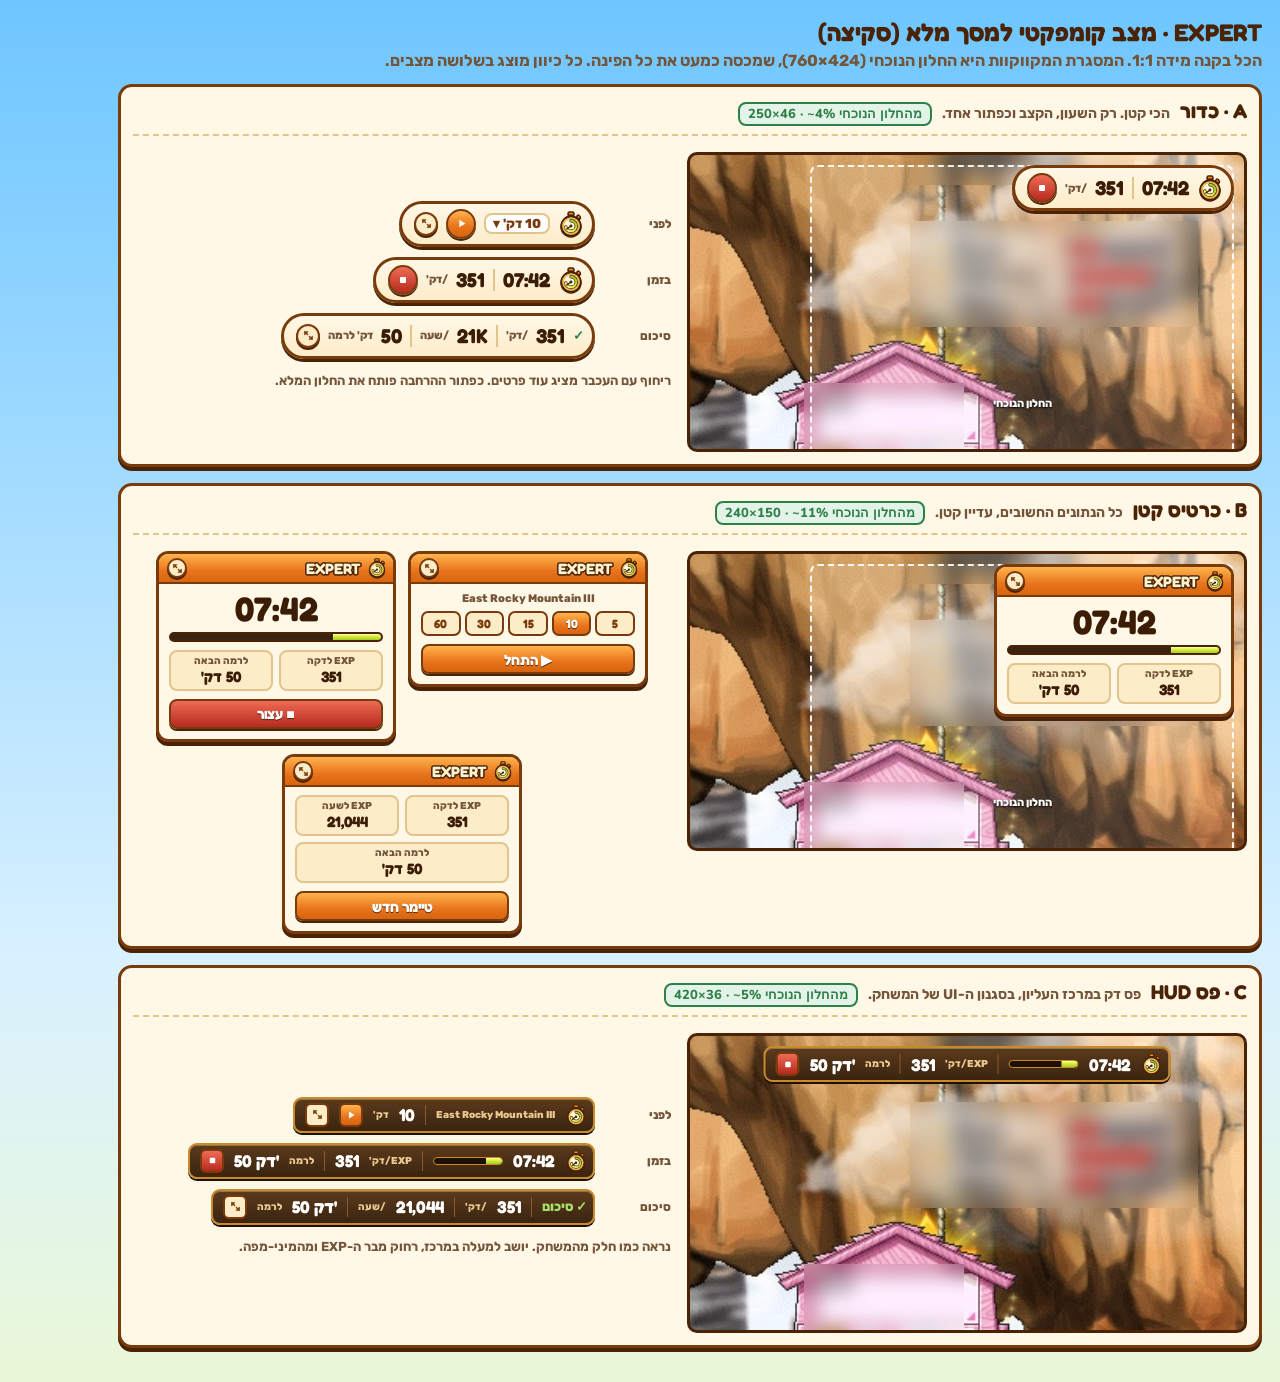
<file: dev/compact_mockup.html>
<!doctype html>
<html lang="he" dir="rtl">
<head>
<meta charset="utf-8">
<title>EXPERT compact - sketch</title>
<link href="https://fonts.googleapis.com/css2?family=Fredoka:wght@500;600;700&family=Nunito:wght@700;800;900&family=Rubik:wght@500;700;800&display=swap" rel="stylesheet">
<style>
  :root { --cream:#fff8e7; --cream-2:#fdecc8; --ink:#3b1d06; --muted:#74553a; --wood:#7a3b0c; --wood-dark:#4a2306;
          --bar: linear-gradient(#fbff9a, #d9ea3c 45%, #9fcf22); --orange: linear-gradient(#ffb44d, #e8741c 60%, #d7650f); }
  * { box-sizing: border-box; }
  body { margin: 0; padding: 18px; width: 1180px; font-family: "Rubik", "Nunito", sans-serif; color: var(--ink);
         background: linear-gradient(#6ec6ff, #d9f1ff 70%, #eaf8d8); }
  h1 { margin: 0 0 4px; font: 700 24px "Fredoka", "Rubik", sans-serif; color: var(--wood-dark); }
  .lead { margin: 0 0 14px; font-weight: 700; color: var(--muted); }
  .variant { display: grid; grid-template-columns: 560px 1fr; gap: 16px; background: var(--cream);
             border: 3px solid var(--wood); border-radius: 14px; box-shadow: 0 4px 0 var(--wood-dark);
             padding: 12px; margin-bottom: 16px; }
  .vhead { grid-column: 1 / -1; display: flex; align-items: baseline; gap: 10px; border-bottom: 2px dashed #e2c48d; padding-bottom: 8px; }
  .vhead b { font: 700 20px "Fredoka", sans-serif; color: var(--wood-dark); }
  .vhead span { font-weight: 700; color: var(--muted); font-size: 14px; }
  .vhead .size { margin-inline-start: auto; direction: ltr; font: 800 13px "Nunito"; color: #2e8049; background: #e3f3e7;
                 border: 2px solid #2e8049; border-radius: 8px; padding: 1px 8px; }
  /* game context: a full-screen corner */
  .scene { position: relative; height: 300px; border-radius: 10px; overflow: hidden; border: 3px solid var(--wood-dark);
           background: url("marketing/scene_blurred.jpg") right top / 1920px auto no-repeat; }  /* 1:1 with the widgets */
  .scene .ghost { position: absolute; top: 10px; right: 10px; width: 424px; height: 760px; border: 2px dashed rgba(255,255,255,.9);
                  border-radius: 8px; background: rgba(255,255,255,.12); }
  .scene .ghost span { position: absolute; top: 230px; right: 0; left: 0; text-align: center; font-size: 11px; font-weight: 800; color: #fff;
                       text-shadow: 0 1px 2px #000; }
  .scene .place { position: absolute; top: 10px; right: 10px; width: max-content; }
  .scene.top .place { right: 50%; transform: translateX(50%); }
  .states { display: flex; flex-direction: column; gap: 10px; justify-content: center; }
  .state { display: flex; align-items: center; gap: 12px; }
  .state > i { width: 64px; flex: none; font-style: normal; font-size: 12px; font-weight: 800; color: var(--muted); }

  .watch { width: 26px; height: 26px; flex: none; filter: drop-shadow(0 1.5px 0 var(--wood-dark)); }
  .num { font-family: "Fredoka", sans-serif; font-weight: 700; direction: ltr; font-variant-numeric: tabular-nums; }
  .btn { display: grid; place-items: center; border: 2px solid var(--wood); color: #fff; font: 700 13px "Fredoka";
         text-shadow: 0 1px 0 var(--wood-dark); box-shadow: 0 2px 0 var(--wood-dark); }
  .go { background: var(--orange); }
  .stop { background: linear-gradient(#ef6b55, #b52a1e); }
  .ghostbtn { background: var(--cream-2); color: var(--wood); text-shadow: none; }
  .ic { width: 24px; height: 24px; border-radius: 50%; }
  .ic svg { width: 11px; height: 11px; }

  /* A: pill */
  .pill { display: inline-flex; align-items: center; gap: 8px; height: 46px; padding: 0 8px 0 12px; border-radius: 999px;
          background: linear-gradient(var(--cream), var(--cream-2)); border: 3px solid var(--wood); box-shadow: 0 3px 0 var(--wood-dark); }
  .pill .sep { width: 2px; height: 22px; background: #e2c48d; }
  .pill .num { font-size: 20px; }
  .pill small { font-size: 11px; font-weight: 800; color: var(--muted); }
  .pill .dur { font: 800 13px "Rubik"; color: var(--wood); background: #fff; border: 2px solid #e2c48d; border-radius: 8px; padding: 1px 7px; }
  .pill .go, .pill .stop { width: 30px; height: 30px; border-radius: 50%; }
  .pill .ring { position: relative; width: 30px; height: 30px; }
  .pill .done-t { font: 800 13px "Rubik"; color: #2e8049; }

  /* B: mini card */
  .card { width: 240px; border-radius: 12px; overflow: hidden; background: var(--cream); border: 3px solid var(--wood);
          box-shadow: 0 4px 0 var(--wood-dark); }
  .card .t { display: flex; align-items: center; gap: 6px; height: 30px; padding: 0 6px 0 8px; background: var(--orange);
             border-bottom: 2px solid var(--wood); }
  .card .t .watch { width: 20px; height: 20px; }
  .card .t b { font: 700 15px "Fredoka"; color: #fff3cf; -webkit-text-stroke: 3px var(--wood-dark); paint-order: stroke fill; direction: ltr; }
  .card .t .sp { flex: 1; }
  .card .t .ic { width: 20px; height: 20px; }
  .card .bd { padding: 8px 10px 10px; }
  .card .clock { text-align: center; font-size: 34px; line-height: 1; }
  .card .xp { height: 10px; margin: 6px 0 8px; background: #3a2410; border: 2px solid var(--wood-dark); border-radius: 6px; overflow: hidden; }
  .card .xp i { display: block; height: 100%; width: 23%; background: var(--bar); }
  .card .row { display: flex; gap: 6px; }
  .card .row div { flex: 1; text-align: center; background: var(--cream-2); border: 2px solid #e2c48d; border-radius: 8px; padding: 3px 0; }
  .card .row small { display: block; font-size: 10px; font-weight: 800; color: var(--muted); }
  .card .row .num { font-size: 15px; }
  .card .wide { height: 30px; margin-top: 8px; border-radius: 8px; width: 100%; font-size: 14px; }
  .card .durs { display: flex; gap: 4px; margin-bottom: 8px; }
  .card .durs span { flex: 1; text-align: center; font: 700 12px "Fredoka"; padding: 3px 0; border: 2px solid var(--wood);
                     border-radius: 7px; background: var(--cream-2); color: var(--wood); }
  .card .durs span.on { background: var(--orange); color: #fff; text-shadow: 0 1px 0 var(--wood-dark); }
  .card .map { font-size: 11px; font-weight: 800; color: var(--muted); text-align: center; margin-bottom: 6px; direction: ltr; }

  /* C: HUD bar (top centre, like the game's own UI) */
  .hud { white-space: nowrap; display: inline-flex; align-items: center; gap: 10px; height: 36px; padding: 0 6px 0 10px; border-radius: 9px;
         background: linear-gradient(#5b3a1c, #3a2410); border: 2px solid #c98a2a; box-shadow: 0 2px 0 #1e1006, inset 0 1px 0 rgba(255,220,150,.35);
         color: #fff3cf; }
  .hud .watch { width: 22px; height: 22px; }
  .hud .num { font-size: 17px; color: #fff; }
  .hud small { font-size: 10px; font-weight: 800; color: #e9c98f; }
  .hud .mini { width: 70px; height: 8px; border-radius: 4px; background: #1e1006; border: 1px solid #c98a2a; overflow: hidden; }
  .hud .mini i { display: block; height: 100%; width: 23%; background: var(--bar); }
  .hud .sep { width: 1px; height: 20px; background: #8a5a2a; }
  .hud .stop, .hud .go { width: 24px; height: 24px; border-radius: 6px; }
  .hud .ok { color: #a8e06a; font-weight: 800; font-size: 13px; }

  .note { margin-top: 2px; font-size: 13px; font-weight: 700; color: var(--muted); line-height: 1.5; }
  .note b { color: var(--wood-dark); }
</style>
</head>
<body>
<svg width="0" height="0" style="position:absolute">
  <defs>
    <linearGradient id="g-arc" x1="0" y1="0" x2="1" y2="1"><stop offset="0" stop-color="#fbff9a"/><stop offset=".5" stop-color="#d9ea3c"/><stop offset="1" stop-color="#8cc21c"/></linearGradient>
    <symbol id="watch" viewBox="0 0 64 64">
      <rect x="25" y="2.5" width="14" height="8" rx="3" fill="#f58a1f" stroke="#4a2306" stroke-width="3.5"/>
      <rect x="29" y="9" width="6" height="6" fill="#4a2306"/>
      <rect x="46" y="11" width="9" height="7" rx="2.5" transform="rotate(45 50.5 14.5)" fill="#f58a1f" stroke="#4a2306" stroke-width="3.5"/>
      <circle cx="32" cy="37" r="24" fill="#ffd34d" stroke="#4a2306" stroke-width="4.5"/>
      <circle cx="32" cy="37" r="18.5" fill="#fff8e1" stroke="#c98a2a" stroke-width="1.5"/>
      <circle cx="32" cy="37" r="13" fill="none" stroke="#4a2306" stroke-width="8.5" stroke-dasharray="57.2 100" transform="rotate(-90 32 37)" stroke-linecap="round"/>
      <circle cx="32" cy="37" r="13" fill="none" stroke="url(#g-arc)" stroke-width="5" stroke-dasharray="57.2 100" transform="rotate(-90 32 37)" stroke-linecap="round"/>
      <path d="M32 37 L21.6 44.6" stroke="#4a2306" stroke-width="3.5" stroke-linecap="round"/>
      <circle cx="32" cy="37" r="3.6" fill="#4a2306"/>
    </symbol>
    <symbol id="play" viewBox="0 0 24 24"><path d="M8 5v14l11-7z" fill="currentColor"/></symbol>
    <symbol id="stop" viewBox="0 0 24 24"><rect x="6" y="6" width="12" height="12" rx="2" fill="currentColor"/></symbol>
    <symbol id="expand" viewBox="0 0 24 24"><path d="M4 10V4h6M20 14v6h-6M4 4l6 6M20 20l-6-6" stroke="currentColor" stroke-width="3" fill="none" stroke-linecap="round"/></symbol>
  </defs>
</svg>

<h1>EXPERT · מצב קומפקטי למסך מלא (סקיצה)</h1>
<p class="lead">הכל בקנה מידה 1:1. המסגרת המקווקוות היא החלון הנוכחי (424×760), שמכסה כמעט את כל הפינה. כל כיוון מוצג בשלושה מצבים.</p>

<!-- A -->
<section class="variant">
  <div class="vhead"><b>A · כדור</b><span>הכי קטן. רק השעון, הקצב וכפתור אחד.</span><span class="size">250×46 · ~4% מהחלון הנוכחי</span></div>
  <div class="scene"><div class="ghost"><span>החלון הנוכחי</span></div>
    <div class="place"><div class="pill"><svg class="watch"><use href="#watch"/></svg><span class="num">07:42</span><span class="sep"></span><span class="num">351</span><small>/דק'</small><span class="btn stop"><svg width="12" height="12"><use href="#stop"/></svg></span></div></div>
  </div>
  <div class="states">
    <div class="state"><i>לפני</i><div class="pill"><svg class="watch"><use href="#watch"/></svg><span class="dur">10 דק' ▾</span><span class="btn go"><svg width="13" height="13"><use href="#play"/></svg></span><span class="btn ghostbtn ic"><svg><use href="#expand"/></svg></span></div></div>
    <div class="state"><i>בזמן</i><div class="pill"><svg class="watch"><use href="#watch"/></svg><span class="num">07:42</span><span class="sep"></span><span class="num">351</span><small>/דק'</small><span class="btn stop"><svg width="12" height="12"><use href="#stop"/></svg></span></div></div>
    <div class="state"><i>סיכום</i><div class="pill"><span class="done-t">✓</span><span class="num">351</span><small>/דק'</small><span class="sep"></span><span class="num">21K</span><small>/שעה</small><span class="sep"></span><span class="num">50</span><small>דק' לרמה</small><span class="btn ghostbtn ic"><svg><use href="#expand"/></svg></span></div></div>
    <p class="note">ריחוף עם העכבר מציג עוד פרטים. כפתור ההרחבה פותח את החלון המלא.</p>
  </div>
</section>

<!-- B -->
<section class="variant">
  <div class="vhead"><b>B · כרטיס קטן</b><span>כל הנתונים החשובים, עדיין קטן.</span><span class="size">240×150 · ~11% מהחלון הנוכחי</span></div>
  <div class="scene"><div class="ghost"><span>החלון הנוכחי</span></div>
    <div class="place"><div class="card"><div class="t"><svg class="watch"><use href="#watch"/></svg><b>EXPERT</b><span class="sp"></span><span class="btn ghostbtn ic"><svg><use href="#expand"/></svg></span></div>
      <div class="bd"><div class="clock num">07:42</div><div class="xp"><i></i></div>
        <div class="row"><div><small>EXP לדקה</small><span class="num">351</span></div><div><small>לרמה הבאה</small><span class="num">50 דק'</span></div></div></div></div></div>
  </div>
  <div class="states" style="flex-direction:row; flex-wrap:wrap; align-items:flex-start; gap:12px">
    <div class="card"><div class="t"><svg class="watch"><use href="#watch"/></svg><b>EXPERT</b><span class="sp"></span><span class="btn ghostbtn ic"><svg><use href="#expand"/></svg></span></div>
      <div class="bd"><div class="map">East Rocky Mountain III</div><div class="durs"><span>5</span><span class="on">10</span><span>15</span><span>30</span><span>60</span></div><span class="btn go wide">▶ התחל</span></div></div>
    <div class="card"><div class="t"><svg class="watch"><use href="#watch"/></svg><b>EXPERT</b><span class="sp"></span><span class="btn ghostbtn ic"><svg><use href="#expand"/></svg></span></div>
      <div class="bd"><div class="clock num">07:42</div><div class="xp"><i></i></div>
        <div class="row"><div><small>EXP לדקה</small><span class="num">351</span></div><div><small>לרמה הבאה</small><span class="num">50 דק'</span></div></div>
        <span class="btn stop wide">■ עצור</span></div></div>
    <div class="card"><div class="t"><svg class="watch"><use href="#watch"/></svg><b>EXPERT</b><span class="sp"></span><span class="btn ghostbtn ic"><svg><use href="#expand"/></svg></span></div>
      <div class="bd"><div class="row" style="margin-bottom:6px"><div><small>EXP לדקה</small><span class="num">351</span></div><div><small>EXP לשעה</small><span class="num">21,044</span></div></div>
        <div class="row"><div><small>לרמה הבאה</small><span class="num">50 דק'</span></div></div>
        <span class="btn go wide">טיימר חדש</span></div></div>
  </div>
</section>

<!-- C -->
<section class="variant">
  <div class="vhead"><b>C · פס HUD</b><span>פס דק במרכז העליון, בסגנון ה-UI של המשחק.</span><span class="size">420×36 · ~5% מהחלון הנוכחי</span></div>
  <div class="scene top">
    <div class="place"><div class="hud"><svg class="watch"><use href="#watch"/></svg><span class="num">07:42</span><span class="mini"><i></i></span><span class="sep"></span><small>EXP/דק'</small><span class="num">351</span><span class="sep"></span><small>לרמה</small><span class="num">50 דק'</span><span class="btn stop"><svg width="11" height="11"><use href="#stop"/></svg></span></div></div>
  </div>
  <div class="states">
    <div class="state"><i>לפני</i><div class="hud"><svg class="watch"><use href="#watch"/></svg><small>East Rocky Mountain III</small><span class="sep"></span><span class="num">10</span><small>דק'</small><span class="btn go"><svg width="12" height="12"><use href="#play"/></svg></span><span class="btn ghostbtn ic" style="border-radius:6px"><svg><use href="#expand"/></svg></span></div></div>
    <div class="state"><i>בזמן</i><div class="hud"><svg class="watch"><use href="#watch"/></svg><span class="num">07:42</span><span class="mini"><i></i></span><span class="sep"></span><small>EXP/דק'</small><span class="num">351</span><span class="sep"></span><small>לרמה</small><span class="num">50 דק'</span><span class="btn stop"><svg width="11" height="11"><use href="#stop"/></svg></span></div></div>
    <div class="state"><i>סיכום</i><div class="hud"><span class="ok">✓ סיכום</span><span class="sep"></span><span class="num">351</span><small>/דק'</small><span class="sep"></span><span class="num">21,044</span><small>/שעה</small><span class="sep"></span><span class="num">50 דק'</span><small>לרמה</small><span class="btn ghostbtn ic" style="border-radius:6px"><svg><use href="#expand"/></svg></span></div></div>
    <p class="note">נראה כמו חלק מהמשחק. יושב למעלה במרכז, רחוק מבר ה-EXP ומהמיני-מפה.</p>
  </div>
</section>
</body>
</html>
</file>
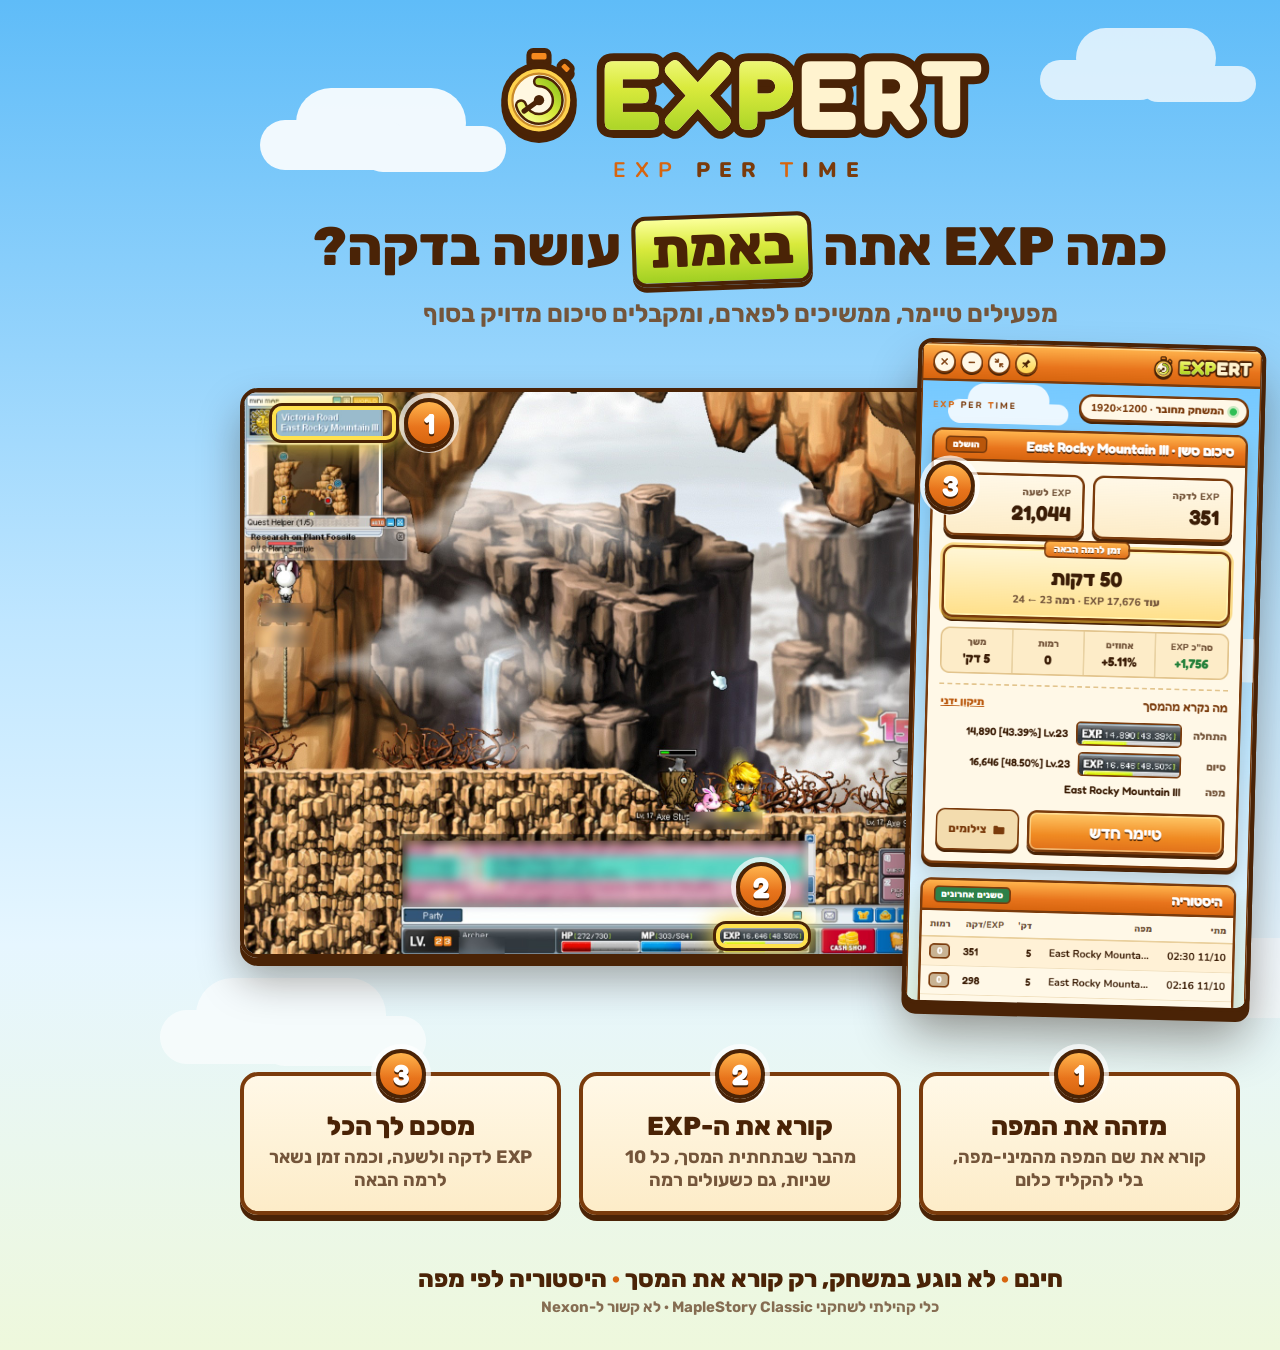
<file: dev/marketing/poster.html>
<!doctype html>
<html lang="he" dir="rtl">
<head>
<meta charset="utf-8">
<title>EXPERT poster</title>
<link href="https://fonts.googleapis.com/css2?family=Fredoka:wght@500;600;700&family=Nunito:wght@700;800;900&family=Rubik:wght@500;700;800;900&display=swap" rel="stylesheet">
<style>
  :root {
    --cream: #fff8e7; --cream-2: #fdecc8; --ink: #3b1d06; --muted: #74553a;
    --wood: #7a3b0c; --wood-dark: #4a2306; --orange: #f58a1f;
    --bar-fill: linear-gradient(#fbff9a, #d9ea3c 45%, #9fcf22);
  }
  * { box-sizing: border-box; }
  html, body { margin: 0; }
  body {
    width: 1080px; height: 1350px; overflow: hidden; position: relative;
    font-family: "Rubik", "Nunito", sans-serif; color: var(--ink);
    background: linear-gradient(#5fbcf8 0%, #bfe6ff 46%, #e6f6ff 70%, #eef8dc 100%);
  }
  .cloud { position: absolute; background: #fff; border-radius: 999px; opacity: .9;
           box-shadow: 46px -22px 0 10px #fff, 98px 4px 0 -2px #fff; }
  .c1 { width: 150px; height: 50px; top: 120px; left: 60px; }
  .c2 { width: 120px; height: 40px; top: 60px; right: 120px; opacity: .75; }
  .c3 { width: 170px; height: 54px; top: 1010px; left: -40px; opacity: .6; }
  .c4 { width: 140px; height: 46px; top: 970px; right: 10px; opacity: .55; }

  /* ---------- header ---------- */
  .header { position: absolute; top: 44px; left: 0; right: 0; display: flex; flex-direction: column; align-items: center; }
  .brand { display: flex; align-items: center; gap: 16px; direction: ltr; }
  .watch { width: 92px; height: 92px; filter: drop-shadow(0 5px 0 var(--wood-dark)); }
  .wordmark { position: relative; font: 700 98px/1 "Fredoka", sans-serif; letter-spacing: 4px; }
  .wm-base { color: #fff3cf; -webkit-text-stroke: 16px var(--wood-dark); paint-order: stroke fill; text-shadow: 0 7px 0 var(--wood-dark); }
  .wm-fill { position: absolute; left: 0; top: 0; color: transparent; background: var(--bar-fill);
             -webkit-background-clip: text; background-clip: text; }
  .slogan { margin-top: 14px; font: 900 21px "Nunito", sans-serif; letter-spacing: 9px; color: var(--wood); direction: ltr; }
  .slogan b { color: #d7650f; }
  .headline { margin: 30px 0 0; font: 800 54px/1.1 "Rubik", sans-serif; color: var(--wood-dark); text-align: center; }
  .headline .hl { display: inline-block; padding: 0 14px 4px; border-radius: 14px; background: var(--bar-fill);
                  border: 4px solid var(--wood-dark); box-shadow: 0 5px 0 var(--wood-dark); transform: rotate(-2deg); }
  .sub { margin-top: 14px; font: 700 25px "Rubik", sans-serif; color: var(--muted); text-align: center; }

  /* ---------- scene ---------- */
  .frame { position: absolute; left: 40px; top: 388px; width: 908px; height: 570px;
           border: 4px solid var(--wood-dark); border-radius: 18px; overflow: hidden;
           box-shadow: 0 8px 0 var(--wood-dark), 0 22px 40px rgba(30, 15, 0, .35); }
  .frame img { display: block; width: 900px; height: 562px; }
  .ring { position: absolute; border: 4px solid #ffe14d; border-radius: 10px;
          box-shadow: 0 0 0 3px var(--wood-dark), 0 0 22px 6px rgba(255, 225, 77, .85); }
  .marker { position: absolute; width: 50px; height: 50px; border-radius: 50%; display: grid; place-items: center;
            font: 700 29px/1 "Fredoka", sans-serif; color: #fff; text-shadow: 0 2px 0 var(--wood-dark);
            background: linear-gradient(#ffb44d, #e8741c 60%, #d7650f); border: 4px solid var(--wood-dark);
            box-shadow: 0 4px 0 var(--wood-dark), 0 0 0 5px rgba(255, 255, 255, .7); }

  .app { position: absolute; right: 26px; top: 346px; width: 340px; border-radius: 10px; overflow: hidden;
         box-shadow: 0 0 0 4px var(--wood-dark), 0 10px 0 4px var(--wood-dark), 0 30px 50px rgba(30, 15, 0, .45);
         transform: rotate(1.5deg); }
  .app { height: 658px; }
  .app img { display: block; width: 340px; }
  .app .marker { left: 6px; top: 118px; }

  /* ---------- steps ---------- */
  .steps { position: absolute; left: 40px; right: 40px; top: 1072px; display: grid; grid-template-columns: repeat(3, 1fr); gap: 18px; }
  .step { position: relative; padding: 30px 18px 18px; border-radius: 18px; background: linear-gradient(var(--cream), var(--cream-2));
          border: 4px solid var(--wood); box-shadow: 0 6px 0 var(--wood-dark); text-align: center; }
  .step .marker { top: -27px; left: 50%; transform: translateX(-50%); }
  .step h3 { margin: 6px 0 4px; font: 800 26px/1.15 "Rubik", sans-serif; color: var(--wood-dark); }
  .step p { margin: 0; font: 700 18px/1.3 "Rubik", sans-serif; color: var(--muted); }

  .footer { position: absolute; left: 0; right: 0; bottom: 34px; text-align: center; }
  .footer .main { font: 800 24px "Rubik", sans-serif; color: var(--wood-dark); }
  .footer .main span { color: #d7650f; }
  .footer .small { margin-top: 5px; font: 700 15px "Rubik", sans-serif; color: var(--muted); opacity: .85; }
</style>
</head>
<body>
<span class="cloud c1"></span><span class="cloud c2"></span><span class="cloud c3"></span><span class="cloud c4"></span>

<header class="header">
  <div class="brand">
    <svg class="watch" viewBox="0 0 64 64" aria-hidden="true">
      <defs><linearGradient id="g-arc" x1="0" y1="0" x2="1" y2="1"><stop offset="0" stop-color="#fbff9a"/><stop offset=".5" stop-color="#d9ea3c"/><stop offset="1" stop-color="#8cc21c"/></linearGradient></defs>
      <rect x="25" y="2.5" width="14" height="8" rx="3" fill="#f58a1f" stroke="#4a2306" stroke-width="3.5"/>
      <rect x="29" y="9" width="6" height="6" fill="#4a2306"/>
      <rect x="46" y="11" width="9" height="7" rx="2.5" transform="rotate(45 50.5 14.5)" fill="#f58a1f" stroke="#4a2306" stroke-width="3.5"/>
      <circle cx="32" cy="37" r="24" fill="#ffd34d" stroke="#4a2306" stroke-width="4.5"/>
      <circle cx="32" cy="37" r="18.5" fill="#fff8e1" stroke="#c98a2a" stroke-width="1.5"/>
      <circle cx="32" cy="37" r="13" fill="none" stroke="#4a2306" stroke-width="8.5" stroke-dasharray="57.2 100" transform="rotate(-90 32 37)" stroke-linecap="round"/>
      <circle cx="32" cy="37" r="13" fill="none" stroke="url(#g-arc)" stroke-width="5" stroke-dasharray="57.2 100" transform="rotate(-90 32 37)" stroke-linecap="round"/>
      <path d="M32 37 L21.6 44.6" stroke="#4a2306" stroke-width="3.5" stroke-linecap="round"/>
      <circle cx="32" cy="37" r="3.6" fill="#4a2306"/>
    </svg>
    <span class="wordmark"><span class="wm-base">EXPERT</span><span class="wm-fill">EXP</span></span>
  </div>
  <div class="slogan"><b>EXP</b> PER <b>T</b>IME</div>
  <h1 class="headline">כמה EXP אתה <span class="hl">באמת</span> עושה בדקה?</h1>
  <div class="sub">מפעילים טיימר, ממשיכים לפארם, ומקבלים סיכום מדויק בסוף</div>
</header>

<div class="frame">
  <img src="scene_blurred.jpg" alt="">
  <!-- coordinates = 1920x1200 client pixels x 0.46875 -->
  <span class="ring" style="left:28px; top:14px; width:124px; height:34px"></span>
  <span class="marker" style="left:160px; top:6px">1</span>
  <span class="ring" style="left:472px; top:532px; width:92px; height:24px"></span>
  <span class="marker" style="left:492px; top:470px">2</span>
</div>

<div class="app">
  <img src="app_summary.png" alt="">
  <span class="marker">3</span>
</div>

<section class="steps">
  <div class="step"><span class="marker">1</span><h3>מזהה את המפה</h3><p>קורא את שם המפה מהמיני-מפה, בלי להקליד כלום</p></div>
  <div class="step"><span class="marker">2</span><h3>קורא את ה-EXP</h3><p>מהבר שבתחתית המסך, כל 10 שניות, גם כשעולים רמה</p></div>
  <div class="step"><span class="marker">3</span><h3>מסכם לך הכל</h3><p>EXP לדקה ולשעה, וכמה זמן נשאר לרמה הבאה</p></div>
</section>

<footer class="footer">
  <div class="main">חינם <span>·</span> לא נוגע במשחק, רק קורא את המסך <span>·</span> היסטוריה לפי מפה</div>
  <div class="small">כלי קהילתי לשחקני MapleStory Classic · לא קשור ל-Nexon</div>
</footer>
</body>
</html>
</file>
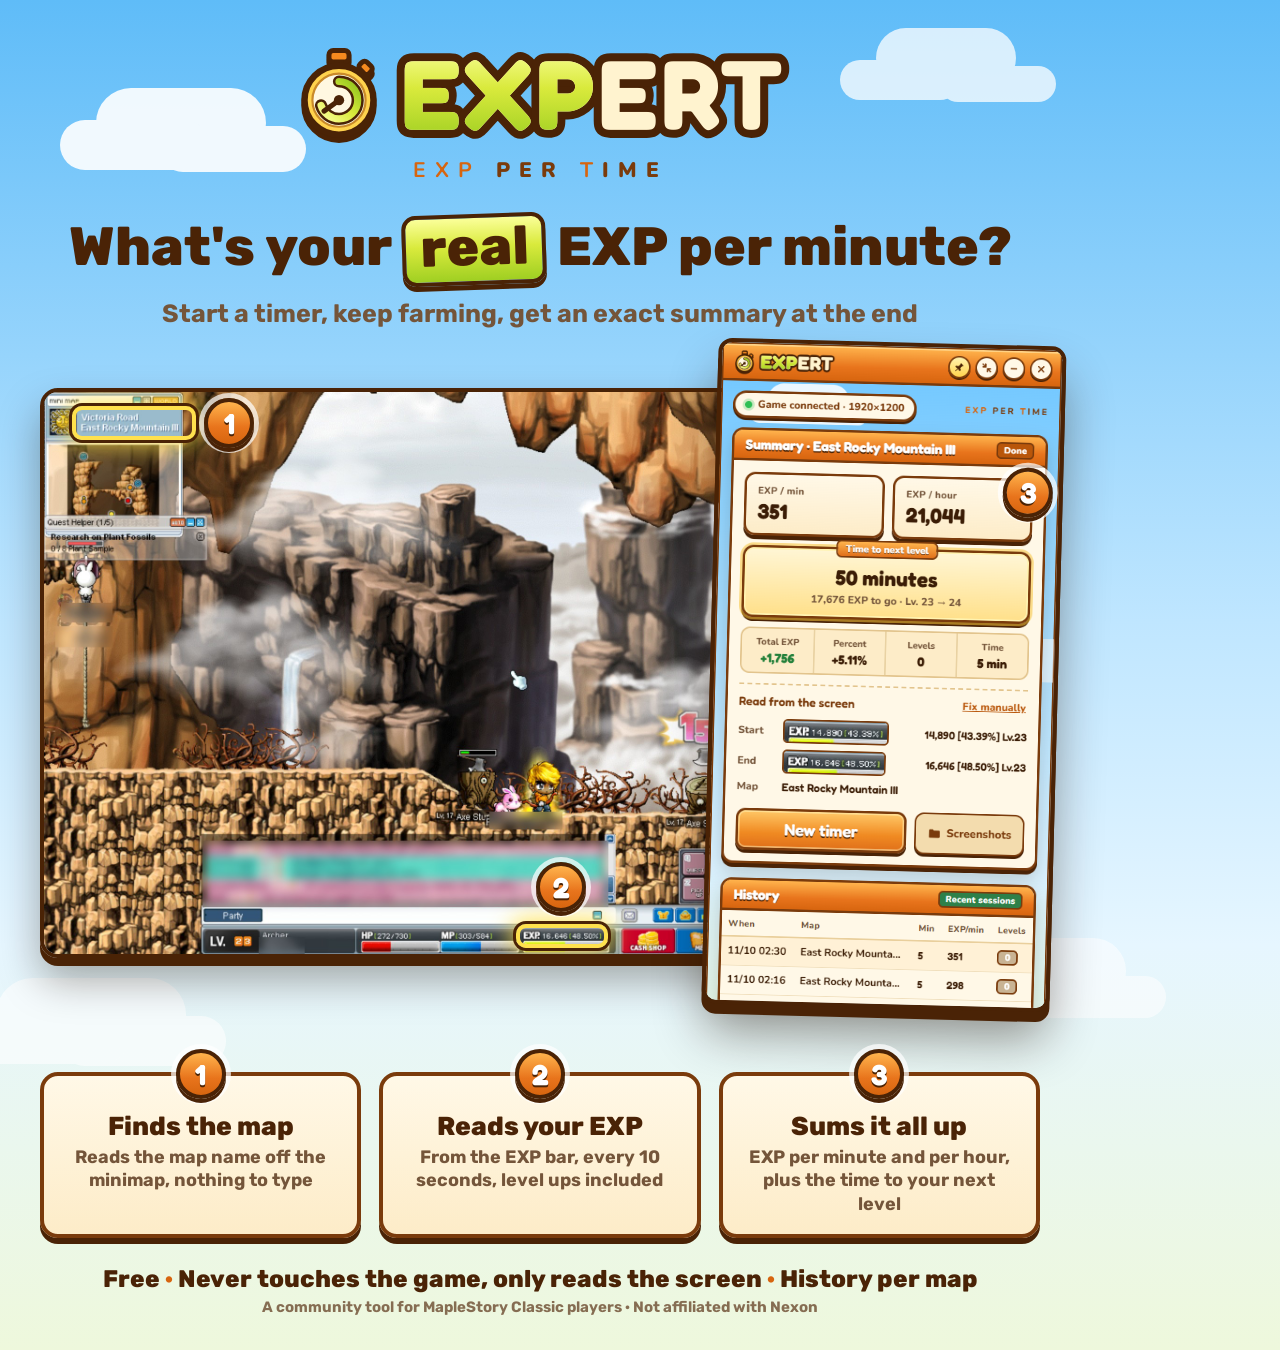
<file: dev/marketing/poster_en.html>
<!doctype html>
<html lang="en" dir="ltr">
<head>
<meta charset="utf-8">
<title>EXPERT poster (English)</title>
<link href="https://fonts.googleapis.com/css2?family=Fredoka:wght@500;600;700&family=Nunito:wght@700;800;900&family=Rubik:wght@500;700;800;900&display=swap" rel="stylesheet">
<style>
  :root {
    --cream: #fff8e7; --cream-2: #fdecc8; --ink: #3b1d06; --muted: #74553a;
    --wood: #7a3b0c; --wood-dark: #4a2306; --orange: #f58a1f;
    --bar-fill: linear-gradient(#fbff9a, #d9ea3c 45%, #9fcf22);
  }
  * { box-sizing: border-box; }
  html, body { margin: 0; }
  body {
    width: 1080px; height: 1350px; overflow: hidden; position: relative;
    font-family: "Rubik", "Nunito", sans-serif; color: var(--ink);
    background: linear-gradient(#5fbcf8 0%, #bfe6ff 46%, #e6f6ff 70%, #eef8dc 100%);
  }
  .cloud { position: absolute; background: #fff; border-radius: 999px; opacity: .9;
           box-shadow: 46px -22px 0 10px #fff, 98px 4px 0 -2px #fff; }
  .c1 { width: 150px; height: 50px; top: 120px; left: 60px; }
  .c2 { width: 120px; height: 40px; top: 60px; right: 120px; opacity: .75; }
  .c3 { width: 170px; height: 54px; top: 1010px; left: -40px; opacity: .6; }
  .c4 { width: 140px; height: 46px; top: 970px; right: 10px; opacity: .55; }

  /* ---------- header ---------- */
  .header { position: absolute; top: 44px; left: 0; right: 0; display: flex; flex-direction: column; align-items: center; }
  .brand { display: flex; align-items: center; gap: 16px; direction: ltr; }
  .watch { width: 92px; height: 92px; filter: drop-shadow(0 5px 0 var(--wood-dark)); }
  .wordmark { position: relative; font: 700 98px/1 "Fredoka", sans-serif; letter-spacing: 4px; }
  .wm-base { color: #fff3cf; -webkit-text-stroke: 16px var(--wood-dark); paint-order: stroke fill; text-shadow: 0 7px 0 var(--wood-dark); }
  .wm-fill { position: absolute; left: 0; top: 0; color: transparent; background: var(--bar-fill);
             -webkit-background-clip: text; background-clip: text; }
  .slogan { margin-top: 14px; font: 900 21px "Nunito", sans-serif; letter-spacing: 9px; color: var(--wood); direction: ltr; }
  .slogan b { color: #d7650f; }
  .headline { margin: 30px 0 0; font: 800 54px/1.1 "Rubik", sans-serif; color: var(--wood-dark); text-align: center; }
  .headline .hl { display: inline-block; padding: 0 14px 4px; border-radius: 14px; background: var(--bar-fill);
                  border: 4px solid var(--wood-dark); box-shadow: 0 5px 0 var(--wood-dark); transform: rotate(-2deg); }
  .sub { margin-top: 14px; font: 700 25px "Rubik", sans-serif; color: var(--muted); text-align: center; }

  /* ---------- scene ---------- */
  .frame { position: absolute; left: 40px; top: 388px; width: 908px; height: 570px;
           border: 4px solid var(--wood-dark); border-radius: 18px; overflow: hidden;
           box-shadow: 0 8px 0 var(--wood-dark), 0 22px 40px rgba(30, 15, 0, .35); }
  .frame img { display: block; width: 900px; height: 562px; }
  .ring { position: absolute; border: 4px solid #ffe14d; border-radius: 10px;
          box-shadow: 0 0 0 3px var(--wood-dark), 0 0 22px 6px rgba(255, 225, 77, .85); }
  .marker { position: absolute; width: 50px; height: 50px; border-radius: 50%; display: grid; place-items: center;
            font: 700 29px/1 "Fredoka", sans-serif; color: #fff; text-shadow: 0 2px 0 var(--wood-dark);
            background: linear-gradient(#ffb44d, #e8741c 60%, #d7650f); border: 4px solid var(--wood-dark);
            box-shadow: 0 4px 0 var(--wood-dark), 0 0 0 5px rgba(255, 255, 255, .7); }

  .app { position: absolute; right: 26px; top: 346px; width: 340px; border-radius: 10px; overflow: hidden;
         box-shadow: 0 0 0 4px var(--wood-dark), 0 10px 0 4px var(--wood-dark), 0 30px 50px rgba(30, 15, 0, .45);
         transform: rotate(1.5deg); }
  .app { height: 658px; }
  .app img { display: block; width: 340px; }
  .app .marker { left: auto; right: 6px; top: 118px; }  /* LTR: the EXP/min number sits on the left */

  /* ---------- steps ---------- */
  .steps { position: absolute; left: 40px; right: 40px; top: 1072px; display: grid; grid-template-columns: repeat(3, 1fr); gap: 18px; }
  .step { position: relative; padding: 30px 18px 18px; border-radius: 18px; background: linear-gradient(var(--cream), var(--cream-2));
          border: 4px solid var(--wood); box-shadow: 0 6px 0 var(--wood-dark); text-align: center; }
  .step .marker { top: -27px; left: 50%; transform: translateX(-50%); }
  .step h3 { margin: 6px 0 4px; font: 800 26px/1.15 "Rubik", sans-serif; color: var(--wood-dark); }
  .step p { margin: 0; font: 700 18px/1.3 "Rubik", sans-serif; color: var(--muted); }

  .footer { position: absolute; left: 0; right: 0; bottom: 34px; text-align: center; }
  .footer .main { font: 800 24px "Rubik", sans-serif; color: var(--wood-dark); }
  .footer .main span { color: #d7650f; }
  .footer .small { margin-top: 5px; font: 700 15px "Rubik", sans-serif; color: var(--muted); opacity: .85; }
</style>
</head>
<body>
<span class="cloud c1"></span><span class="cloud c2"></span><span class="cloud c3"></span><span class="cloud c4"></span>

<header class="header">
  <div class="brand">
    <svg class="watch" viewBox="0 0 64 64" aria-hidden="true">
      <defs><linearGradient id="g-arc" x1="0" y1="0" x2="1" y2="1"><stop offset="0" stop-color="#fbff9a"/><stop offset=".5" stop-color="#d9ea3c"/><stop offset="1" stop-color="#8cc21c"/></linearGradient></defs>
      <rect x="25" y="2.5" width="14" height="8" rx="3" fill="#f58a1f" stroke="#4a2306" stroke-width="3.5"/>
      <rect x="29" y="9" width="6" height="6" fill="#4a2306"/>
      <rect x="46" y="11" width="9" height="7" rx="2.5" transform="rotate(45 50.5 14.5)" fill="#f58a1f" stroke="#4a2306" stroke-width="3.5"/>
      <circle cx="32" cy="37" r="24" fill="#ffd34d" stroke="#4a2306" stroke-width="4.5"/>
      <circle cx="32" cy="37" r="18.5" fill="#fff8e1" stroke="#c98a2a" stroke-width="1.5"/>
      <circle cx="32" cy="37" r="13" fill="none" stroke="#4a2306" stroke-width="8.5" stroke-dasharray="57.2 100" transform="rotate(-90 32 37)" stroke-linecap="round"/>
      <circle cx="32" cy="37" r="13" fill="none" stroke="url(#g-arc)" stroke-width="5" stroke-dasharray="57.2 100" transform="rotate(-90 32 37)" stroke-linecap="round"/>
      <path d="M32 37 L21.6 44.6" stroke="#4a2306" stroke-width="3.5" stroke-linecap="round"/>
      <circle cx="32" cy="37" r="3.6" fill="#4a2306"/>
    </svg>
    <span class="wordmark"><span class="wm-base">EXPERT</span><span class="wm-fill">EXP</span></span>
  </div>
  <div class="slogan"><b>EXP</b> PER <b>T</b>IME</div>
  <h1 class="headline">What's your <span class="hl">real</span> EXP per minute?</h1>
  <div class="sub">Start a timer, keep farming, get an exact summary at the end</div>
</header>

<div class="frame">
  <img src="scene_blurred.jpg" alt="">
  <!-- coordinates = 1920x1200 client pixels x 0.46875 -->
  <span class="ring" style="left:28px; top:14px; width:124px; height:34px"></span>
  <span class="marker" style="left:160px; top:6px">1</span>
  <span class="ring" style="left:472px; top:532px; width:92px; height:24px"></span>
  <span class="marker" style="left:492px; top:470px">2</span>
</div>

<div class="app">
  <img src="app_summary_en.png" alt="">
  <span class="marker">3</span>
</div>

<section class="steps">
  <div class="step"><span class="marker">1</span><h3>Finds the map</h3><p>Reads the map name off the minimap, nothing to type</p></div>
  <div class="step"><span class="marker">2</span><h3>Reads your EXP</h3><p>From the EXP bar, every 10 seconds, level ups included</p></div>
  <div class="step"><span class="marker">3</span><h3>Sums it all up</h3><p>EXP per minute and per hour, plus the time to your next level</p></div>
</section>

<footer class="footer">
  <div class="main">Free <span>·</span> Never touches the game, only reads the screen <span>·</span> History per map</div>
  <div class="small">A community tool for MapleStory Classic players · Not affiliated with Nexon</div>
</footer>
</body>
</html>
</file>
